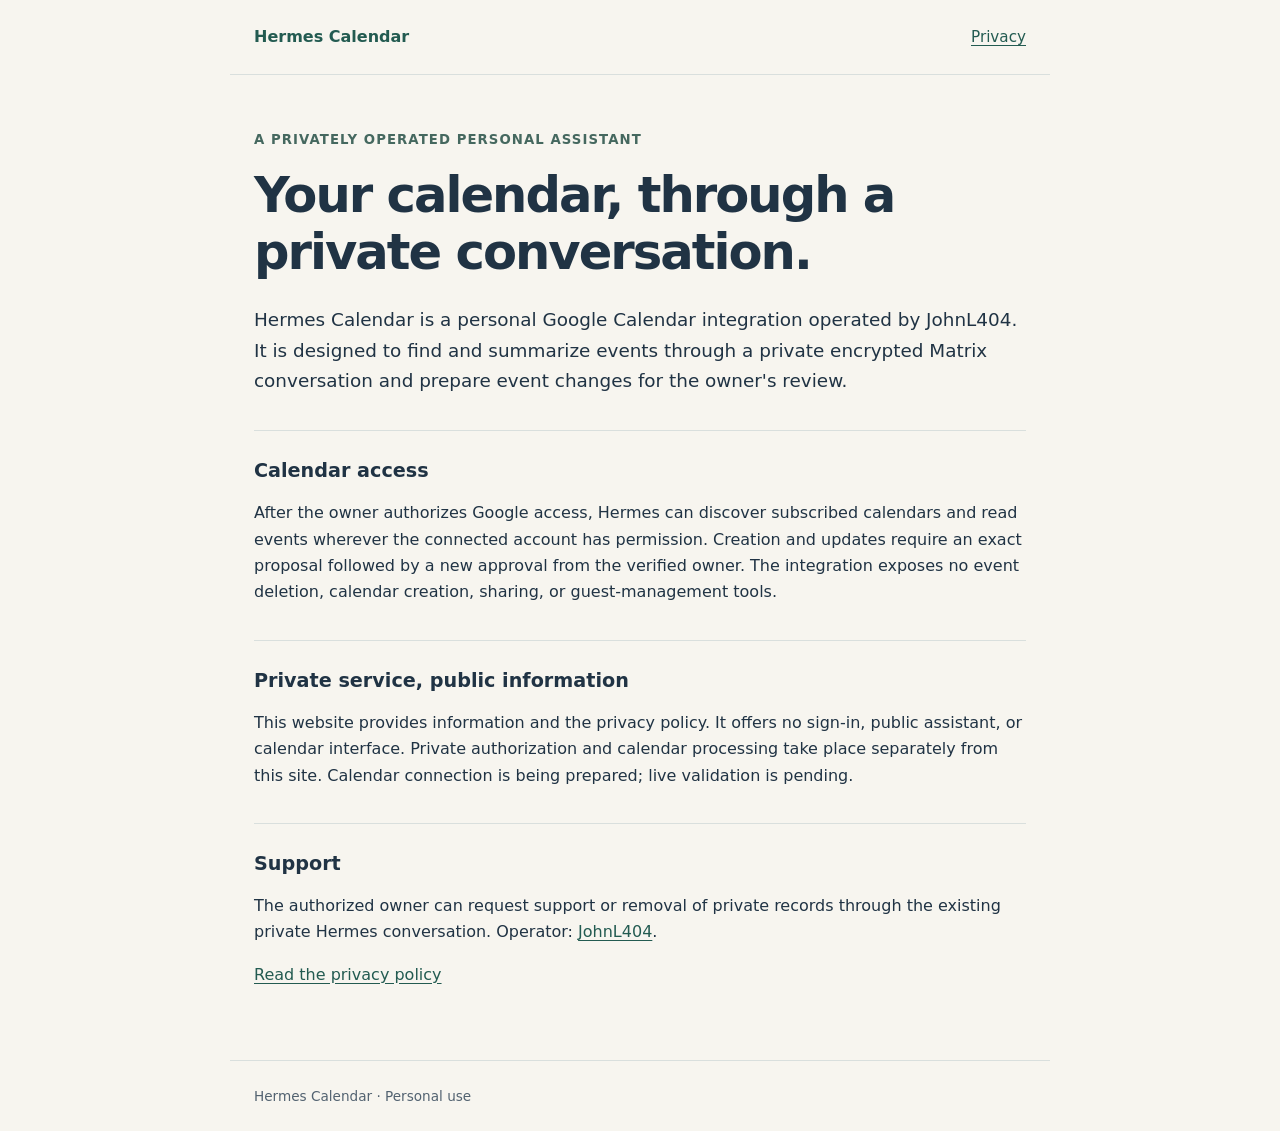
<file: index.html>
<!doctype html>
<html lang="en">
<head>
  <meta charset="utf-8">
  <meta name="viewport" content="width=device-width, initial-scale=1">
  <meta name="referrer" content="no-referrer">
  <title>Hermes Calendar</title>
  <link rel="stylesheet" href="style.css">
</head>
<body>
  <header><a class="brand" href="./">Hermes Calendar</a><nav aria-label="Main"><a href="privacy.html">Privacy</a></nav></header>
  <main>
    <p class="eyebrow">A privately operated personal assistant</p>
    <h1>Your calendar, through a private conversation.</h1>
    <p class="lead">Hermes Calendar is a personal Google Calendar integration operated by JohnL404. It is designed to find and summarize events through a private encrypted Matrix conversation and prepare event changes for the owner's review.</p>
    <section><h2>Calendar access</h2><p>After the owner authorizes Google access, Hermes can discover subscribed calendars and read events wherever the connected account has permission. Creation and updates require an exact proposal followed by a new approval from the verified owner. The integration exposes no event deletion, calendar creation, sharing, or guest-management tools.</p></section>
    <section><h2>Private service, public information</h2><p>This website provides information and the privacy policy. It offers no sign-in, public assistant, or calendar interface. Private authorization and calendar processing take place separately from this site. Calendar connection is being prepared; live validation is pending.</p></section>
    <section><h2>Support</h2><p>The authorized owner can request support or removal of private records through the existing private Hermes conversation. Operator: <a href="https://github.com/JohnL404">JohnL404</a>.</p></section>
    <p><a href="privacy.html">Read the privacy policy</a></p>
  </main>
  <footer>Hermes Calendar · Personal use</footer>
</body>
</html>
</file>
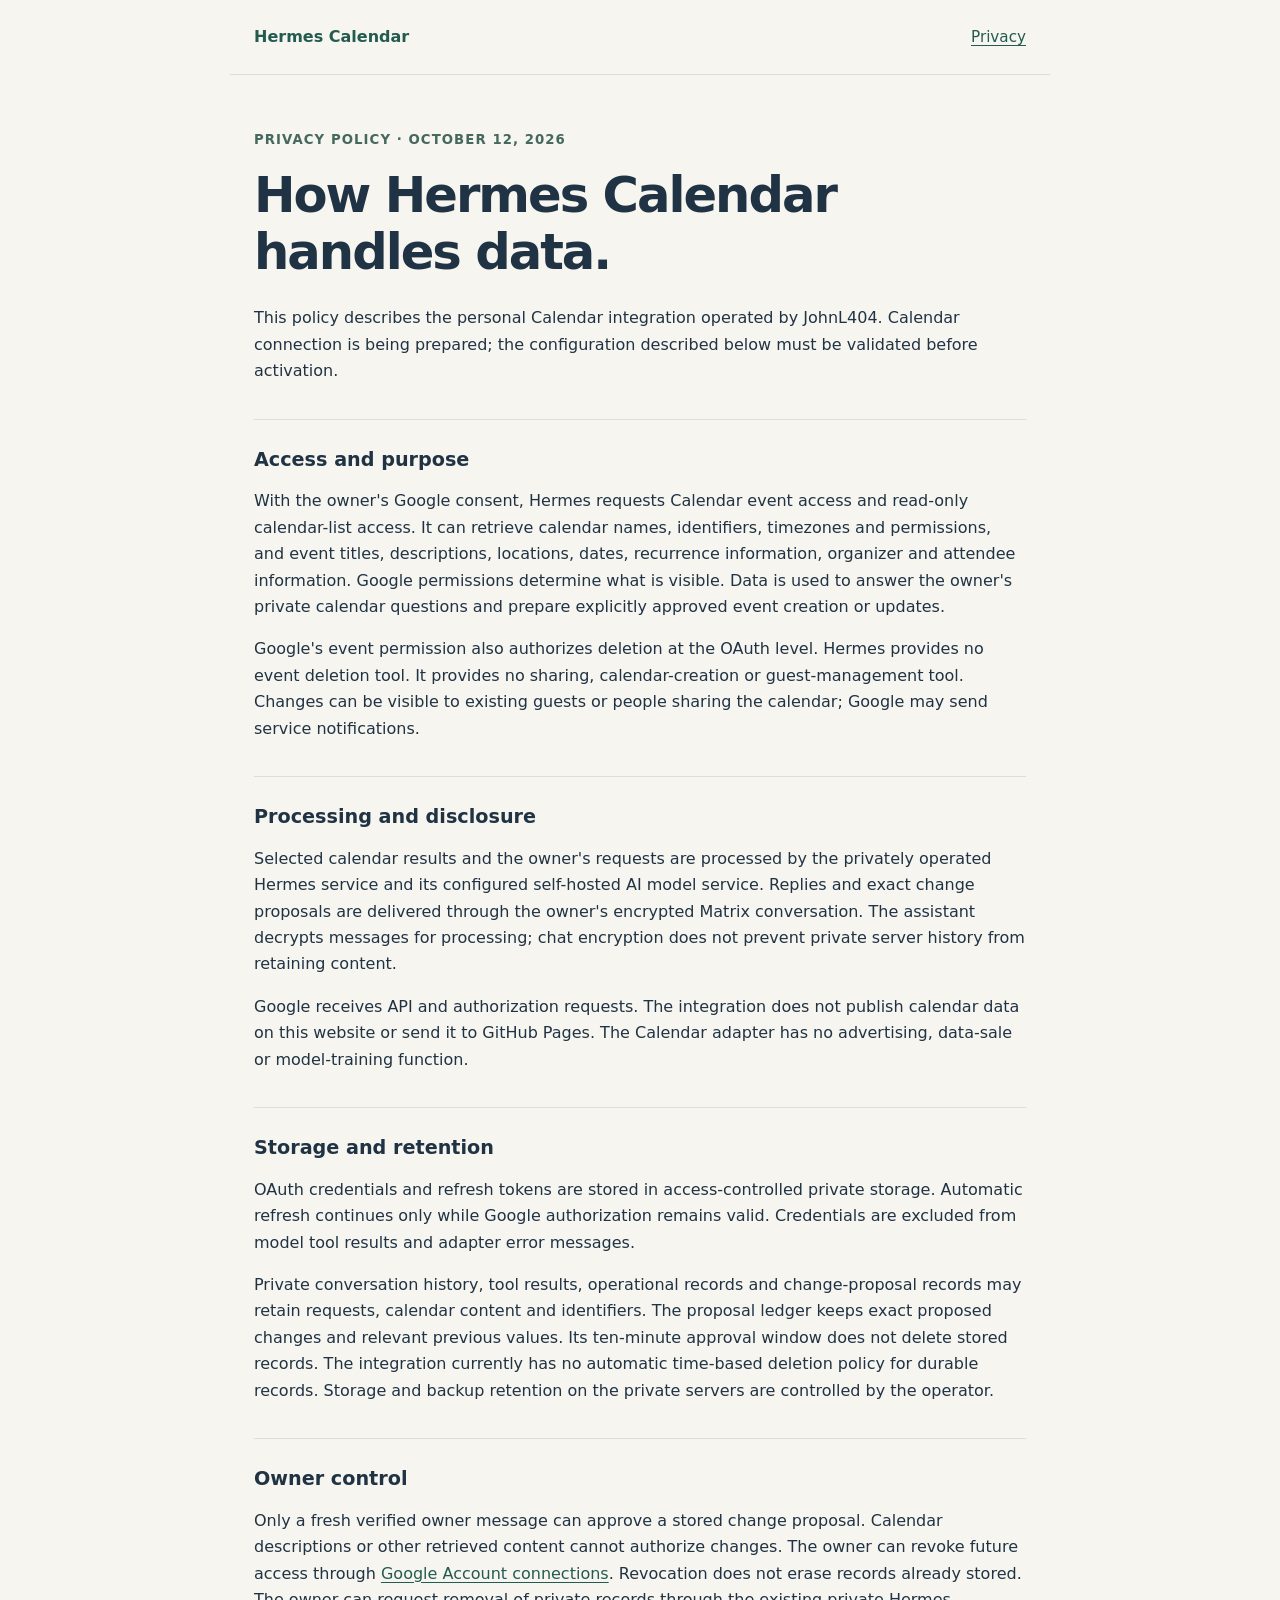
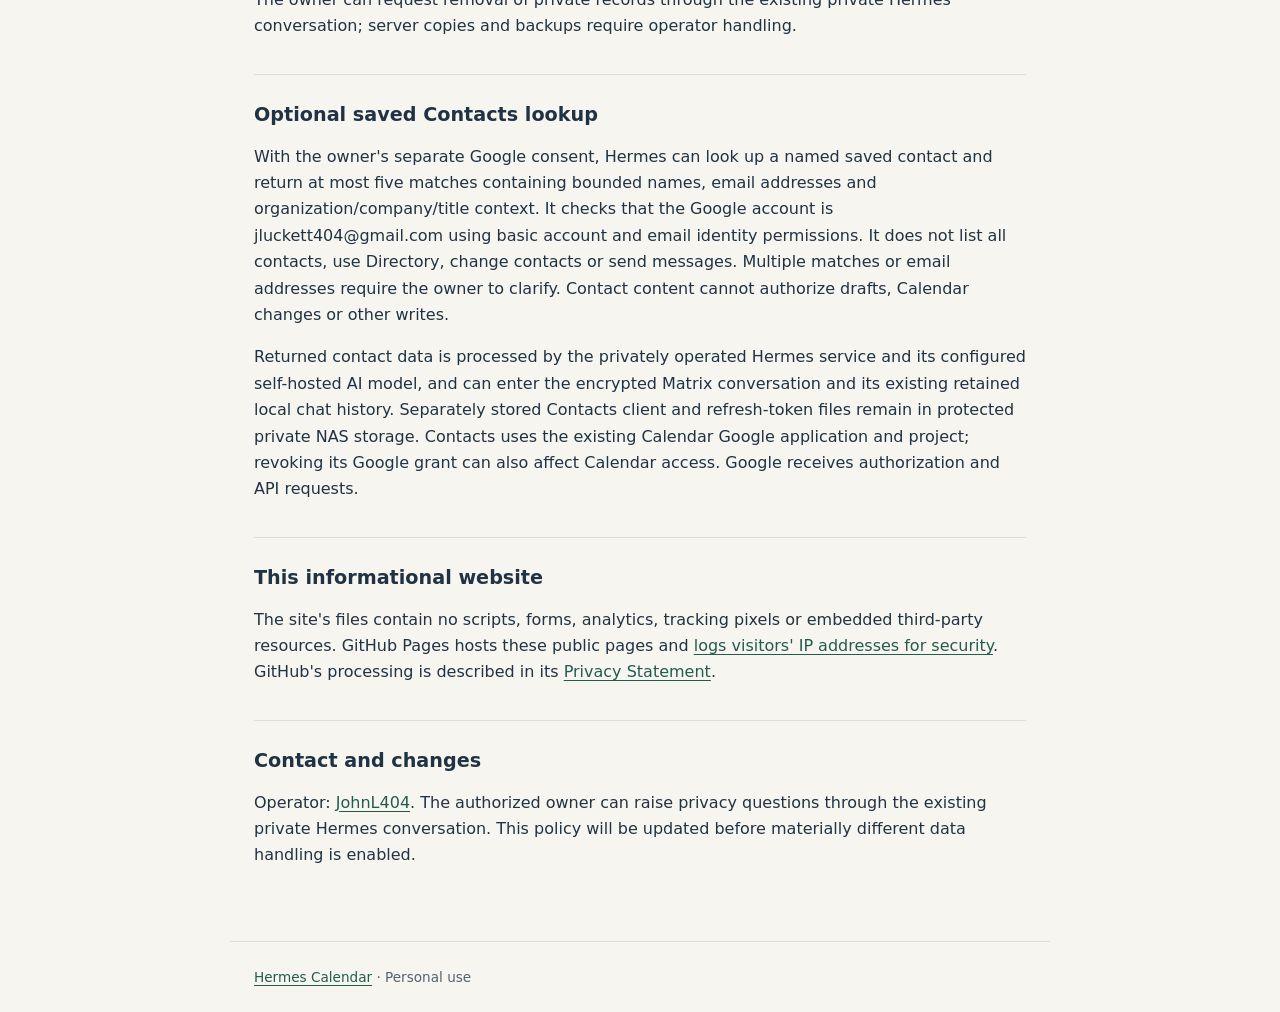
<file: privacy.html>
<!doctype html>
<html lang="en">
<head>
  <meta charset="utf-8">
  <meta name="viewport" content="width=device-width, initial-scale=1">
  <meta name="referrer" content="no-referrer">
  <title>Privacy · Hermes Calendar</title>
  <link rel="stylesheet" href="style.css">
</head>
<body>
  <header><a class="brand" href="./">Hermes Calendar</a><nav aria-label="Main"><a href="privacy.html" aria-current="page">Privacy</a></nav></header>
  <main>
    <p class="eyebrow">Privacy policy · October 12, 2026</p>
    <h1>How Hermes Calendar handles data.</h1>
    <p>This policy describes the personal Calendar integration operated by JohnL404. Calendar connection is being prepared; the configuration described below must be validated before activation.</p>
    <section><h2>Access and purpose</h2><p>With the owner's Google consent, Hermes requests Calendar event access and read-only calendar-list access. It can retrieve calendar names, identifiers, timezones and permissions, and event titles, descriptions, locations, dates, recurrence information, organizer and attendee information. Google permissions determine what is visible. Data is used to answer the owner's private calendar questions and prepare explicitly approved event creation or updates.</p><p>Google's event permission also authorizes deletion at the OAuth level. Hermes provides no event deletion tool. It provides no sharing, calendar-creation or guest-management tool. Changes can be visible to existing guests or people sharing the calendar; Google may send service notifications.</p></section>
    <section><h2>Processing and disclosure</h2><p>Selected calendar results and the owner's requests are processed by the privately operated Hermes service and its configured self-hosted AI model service. Replies and exact change proposals are delivered through the owner's encrypted Matrix conversation. The assistant decrypts messages for processing; chat encryption does not prevent private server history from retaining content.</p><p>Google receives API and authorization requests. The integration does not publish calendar data on this website or send it to GitHub Pages. The Calendar adapter has no advertising, data-sale or model-training function.</p></section>
    <section><h2>Storage and retention</h2><p>OAuth credentials and refresh tokens are stored in access-controlled private storage. Automatic refresh continues only while Google authorization remains valid. Credentials are excluded from model tool results and adapter error messages.</p><p>Private conversation history, tool results, operational records and change-proposal records may retain requests, calendar content and identifiers. The proposal ledger keeps exact proposed changes and relevant previous values. Its ten-minute approval window does not delete stored records. The integration currently has no automatic time-based deletion policy for durable records. Storage and backup retention on the private servers are controlled by the operator.</p></section>
    <section><h2>Owner control</h2><p>Only a fresh verified owner message can approve a stored change proposal. Calendar descriptions or other retrieved content cannot authorize changes. The owner can revoke future access through <a href="https://myaccount.google.com/connections">Google Account connections</a>. Revocation does not erase records already stored. The owner can request removal of private records through the existing private Hermes conversation; server copies and backups require operator handling.</p></section>
    <section><h2>Optional saved Contacts lookup</h2><p>With the owner's separate Google consent, Hermes can look up a named saved contact and return at most five matches containing bounded names, email addresses and organization/company/title context. It checks that the Google account is jluckett404@gmail.com using basic account and email identity permissions. It does not list all contacts, use Directory, change contacts or send messages. Multiple matches or email addresses require the owner to clarify. Contact content cannot authorize drafts, Calendar changes or other writes.</p><p>Returned contact data is processed by the privately operated Hermes service and its configured self-hosted AI model, and can enter the encrypted Matrix conversation and its existing retained local chat history. Separately stored Contacts client and refresh-token files remain in protected private NAS storage. Contacts uses the existing Calendar Google application and project; revoking its Google grant can also affect Calendar access. Google receives authorization and API requests.</p></section>
    <section><h2>This informational website</h2><p>The site's files contain no scripts, forms, analytics, tracking pixels or embedded third-party resources. GitHub Pages hosts these public pages and <a href="https://docs.github.com/en/pages/getting-started-with-github-pages/what-is-github-pages#data-collection">logs visitors' IP addresses for security</a>. GitHub's processing is described in its <a href="https://docs.github.com/en/site-policy/privacy-policies/github-general-privacy-statement">Privacy Statement</a>.</p></section>
    <section><h2>Contact and changes</h2><p>Operator: <a href="https://github.com/JohnL404">JohnL404</a>. The authorized owner can raise privacy questions through the existing private Hermes conversation. This policy will be updated before materially different data handling is enabled.</p></section>
  </main>
  <footer><a href="./">Hermes Calendar</a> · Personal use</footer>
</body>
</html>
</file>
<file: style.css>
:root{color-scheme:light;font-family:system-ui,-apple-system,BlinkMacSystemFont,"Segoe UI",sans-serif;color:#203344;background:#f7f5ef;line-height:1.65}
*{box-sizing:border-box}body{margin:0}header,main,footer{max-width:820px;margin:auto;padding:24px}header{display:flex;justify-content:space-between;align-items:center;border-bottom:1px solid #d9dfdd}.brand{font-weight:700;text-decoration:none}nav a{font-size:.95rem}main{padding-top:54px;padding-bottom:56px}h1{font-size:clamp(2rem,5vw,3.1rem);line-height:1.15;letter-spacing:-.04em;margin:12px 0 24px;max-width:670px}h2{font-size:1.2rem;line-height:1.3;margin-top:0}.eyebrow{color:#45685f;font-size:.83rem;font-weight:650;letter-spacing:.08em;text-transform:uppercase}.lead{font-size:1.15rem}section{margin-top:34px;padding-top:28px;border-top:1px solid #d9dfdd}p{margin:0 0 16px}a{color:#235b51;text-underline-offset:3px}a:hover{text-decoration-thickness:2px}a:focus-visible{outline:3px solid #be772b;outline-offset:5px}footer{border-top:1px solid #d9dfdd;color:#526270;font-size:.85rem}@media(prefers-reduced-motion:reduce){*{scroll-behavior:auto}}
</file>
